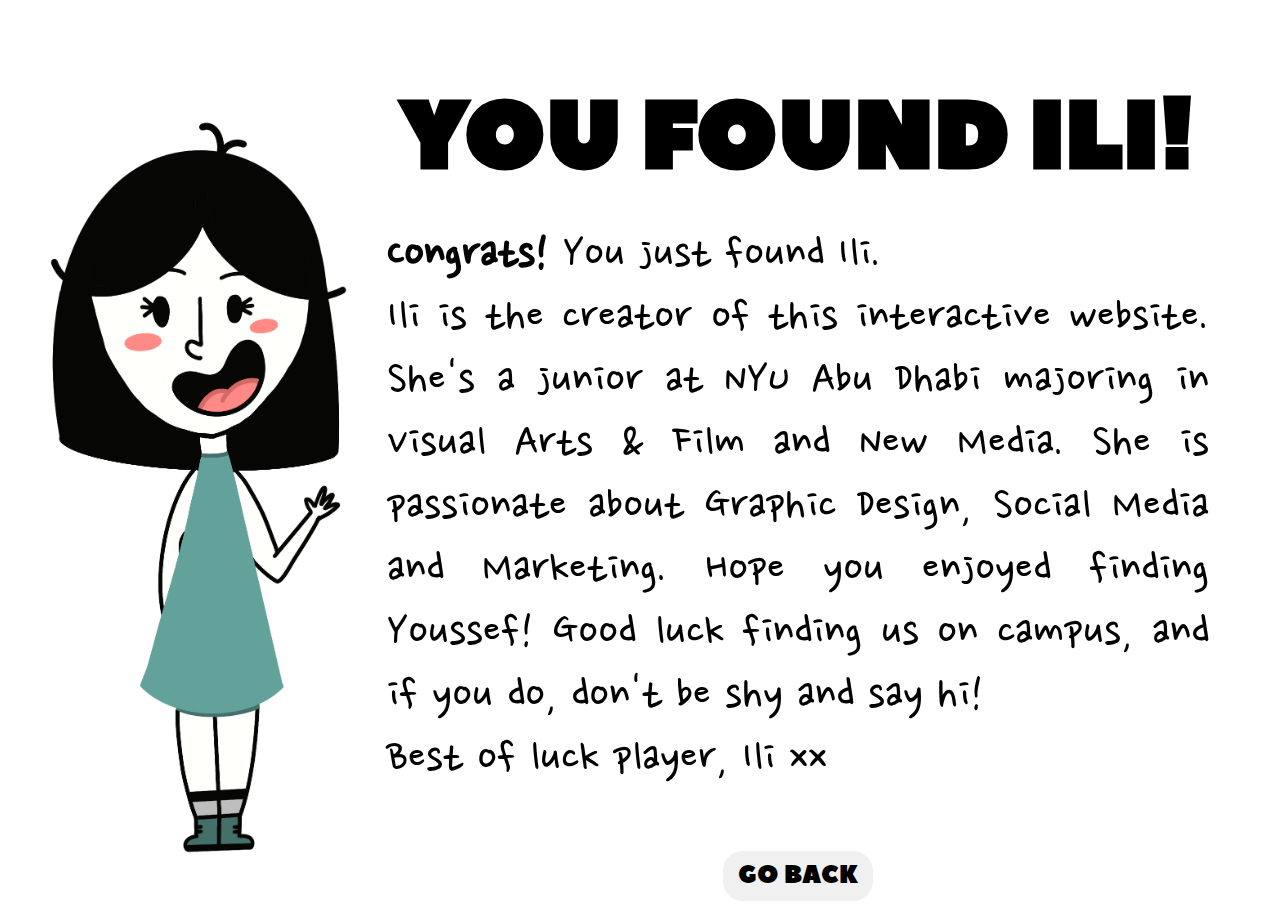
<file: info.html>
<!DOCTYPE html>
<html lang="en">

<head>
    <link rel="icon" href="img/miniili.png">
    <meta charset="UTF-8">
    <meta name="viewport" content="width=device-width, initial-scale=1.0">
    <title>Find Youssef</title>
    <link rel="stylesheet" href="style/styleinfo.css">
</head>

<body>

    <div class="ili">
        <div class="image"><img src="img/bigili.png"></div>
        <div class="text">
            <h1>YOU FOUND ILI!</h1>
            <p><b> Congrats!</b> You just found Ili.<br>
                Ili is the creator of this interactive website. She's a junior at NYU Abu Dhabi majoring in Visual Arts
                & Film and New Media. She is passionate about Graphic Design, Social Media and Marketing.
                Hope you enjoyed finding Youssef! Good luck finding us on campus, and if you do, don't be shy and say
                hi!<br>
                Best of luck player,
                Ili xx </p>
            <a href="find youssef.html">GO BACK</a>

        </div>
    </div>

</body>

</html>
</file>
<file: style/styleinfo.css>
@import url('https://fonts.googleapis.com/css2?family=Nanum+Pen+Script&display=swap');

@font-face {
    font-family: thefont;
    src: url('../fonts/mi.ttf');
  }


  img{
    width: 300px;
    object-fit: contain;
    /* object fit makes the image to not stretch */
  }

  h1{
    font-family: thefont;
    font-size: 95px;
    margin-bottom: 0%;
  }

  p{
    font-family: "Nanum Pen Script";
    font-size: 50px;
    margin-right: 0%;
    margin-top: 20px;
    text-align: justify;
  }

.ili{
    width: 100%;
    display: flex;
    flex-direction: row;
    /* dots (.) are to call classes */
}

  .image{
    width: 30%;
    display: flex;
    flex-direction: row;
    justify-content: center;
    margin-top: 65px;
  }

  .text{
    width: 65%;
    display: flex;
    /* add display flex when things don't want to center (after trying everything)*/
    flex-direction: column;
    text-align: center;
    align-items: center;
  }

  a{
    font-family: thefont;
    font-size: 25px;
    text-decoration: none;
    margin-top: 10px;
    color: black;
    background-color:  rgb(240, 240, 240);
    height: 50px;
    width: 150px;
    display: flex;
    /* add display flex when things don't want to center (after trying everything)*/
    justify-content: center;
    align-items: center;
    border-radius: 20px;

 /* [OPTIONS] To center stuff: (in the container)
  First: Text align: center
  Second: Display: flex
  Third: Justify content: center
  Fourth: Align iterms: center */
  }

a:hover{
    background-color: rgb(45, 45, 45);
    color: white;
}
/* When you put (:) means you want an event to happen, in this case is "when mouse hovers hiperlink,
 */
</file>
